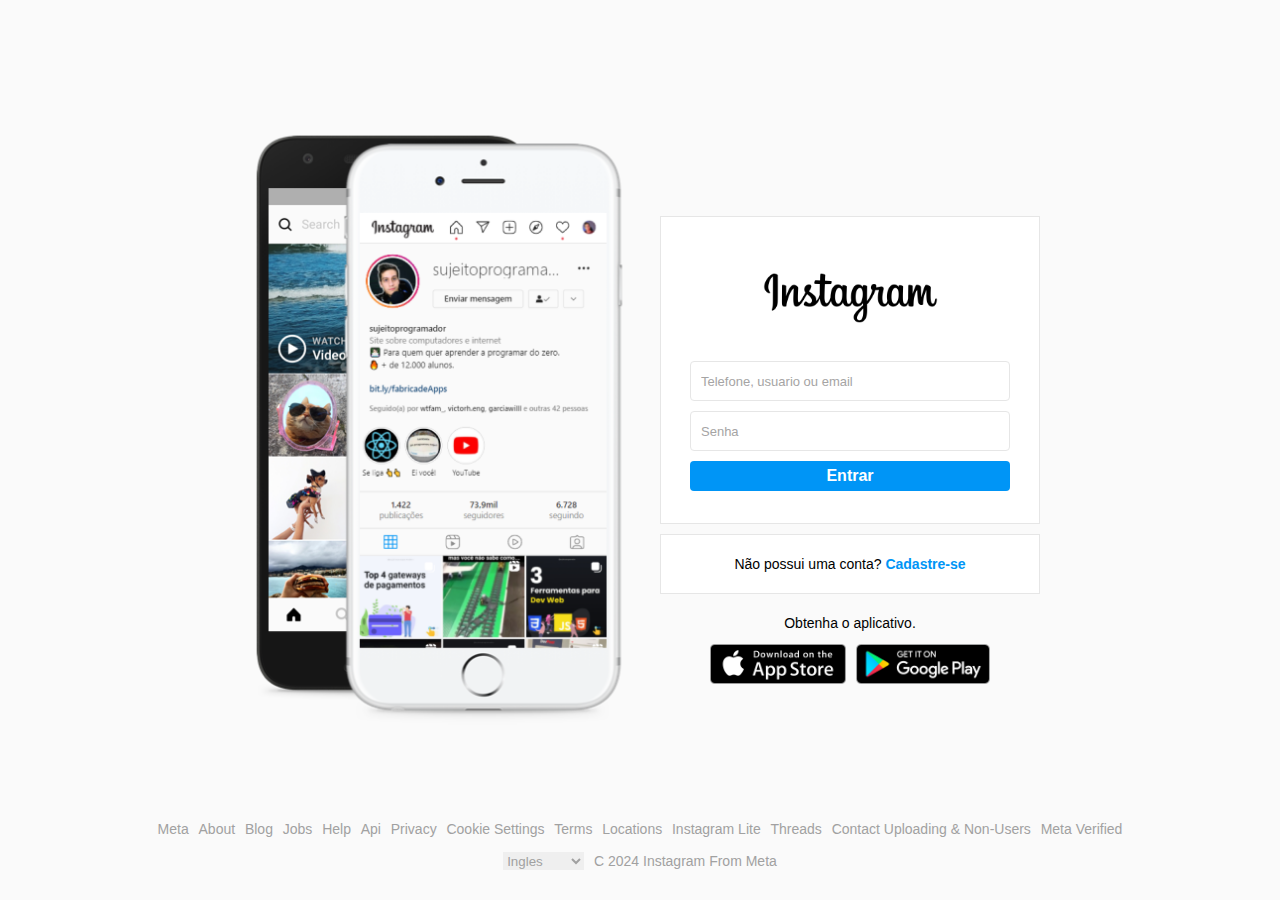
<file: src/index.html>
<!DOCTYPE html>
<html lang="en">
<head>
    <meta charset="UTF-8">
    <meta name="viewport" content="width=device-width, initial-scale=1.0">
    <link rel="stylesheet" href="../styles/styles.css">
    <title>SujeitoGram</title>
</head>
<body>
    <main id="wrapper">
        <section id="container">

            <div class="column left">
                <div class="main"></div>
            </div>

            <div class="column right">
                <div class="login-painel">
                    <div class="logo">
                        <img class="logo-img" src="../images/logoInsta.png" alt="">
                    </div>

                    <form>
                        <input type="text" name="username" placeholder="Telefone, usuario ou email">
                        <input type="password" name="password" placeholder="Senha">

                        <input type="submit" value="Entrar">
                    </form>
                    
                </div>
                <div class="infobox">
                    <p>Não possui uma conta? <a href="signup.html">Cadastre-se</a></p>
                </div>
                <div class="get-app-painel">
                    <p>Obtenha o aplicativo.</p>
                    <div class="app-buttons">
                        <a href="#">
                            <img src="../images/appstore.png" alt="">
                            <img src="../images/googleplay.png" alt="">
                        </a>
                    </div>
                </div>
            </div>

        </section>
        <footer>
            <div class="footer-links">
                <a href="#">meta</a>
                <a href="#">about</a>
                <a href="#">blog</a>
                <a href="#">jobs</a>
                <a href="#">help</a>
                <a href="#">api</a>
                <a href="#">privacy</a>
                <a href="#">cookie settings</a>
                <a href="#">terms</a>
                <a href="#">locations</a>
                <a href="#">instagram lite</a>
                <a href="#">threads</a>
                <a href="#">contact uploading & non-users</a>
                <a href="#">meta verified</a>
            </div>
            <div class="footer-links2">
                <select name="language">
                    <option value="">Ingles</option>
                    <option value="">Portugues</option>
                    <option value="">Espanhol</option>
                    <option value="">Françes</option>
                    <option value="">Italiano</option>
                </select>
                <p>C 2024 Instagram from meta</p>
            </div>
        </footer>
    </main>
</body>
</html>
</file>
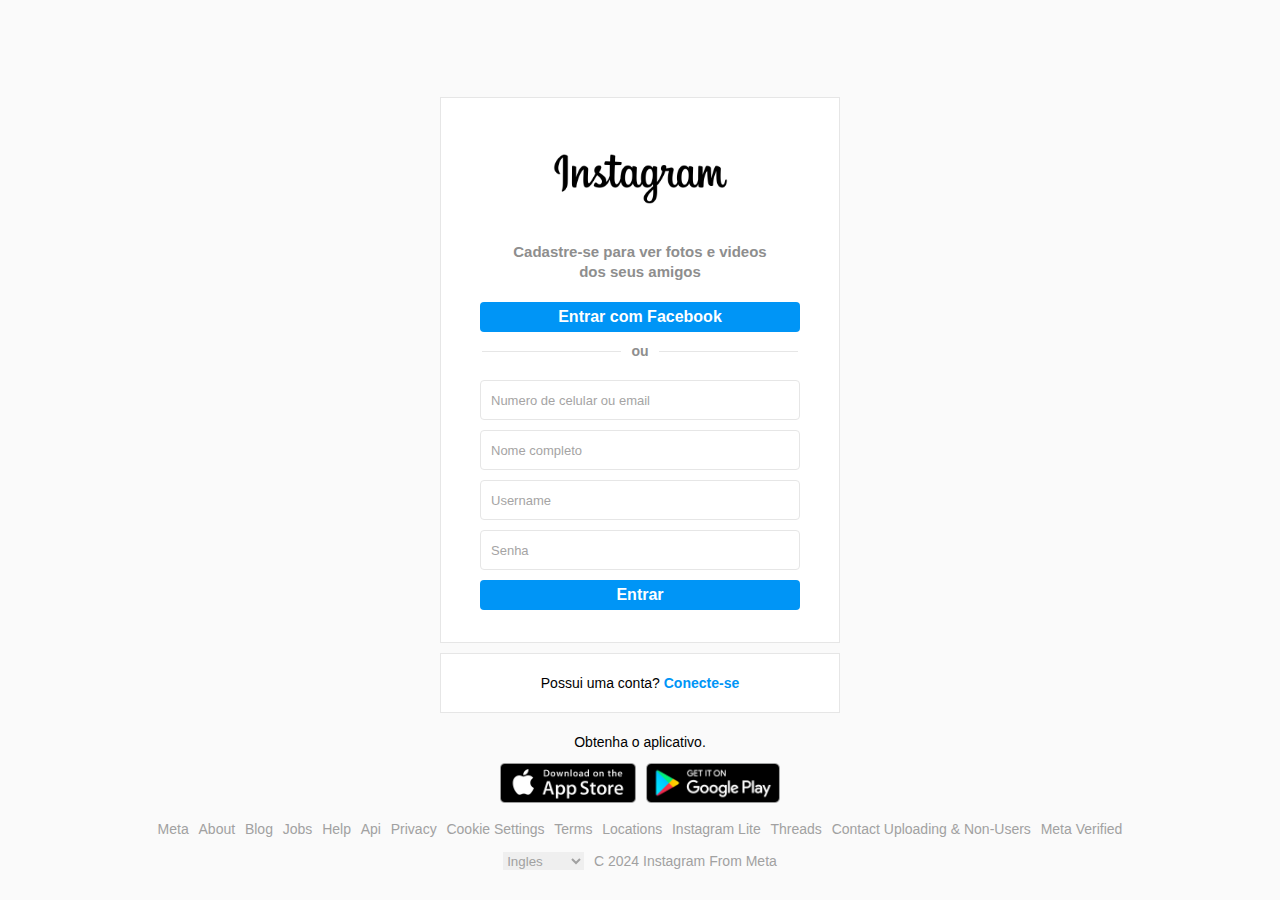
<file: src/signup.html>
<!DOCTYPE html>
<html lang="en">
<head>
    <meta charset="UTF-8">
    <meta name="viewport" content="width=device-width, initial-scale=1.0">
    <link rel="stylesheet" href="../styles/styles.css">
    <title>Cadastre-se</title>
</head>
<body>
    <main id="wrapper">
        <section id="container-signup">

            <div class="column">
                <div class="login-painel">
                    <div class="logo">
                        <img class="logo-img" src="../images/logoInsta.png" alt="">
                    </div>

                    <div class="message">
                        <p>Cadastre-se para ver fotos e videos dos seus amigos</p>
                    </div>

                    <input type="submit" value="Entrar com Facebook">

                    <div class="container-divisor">
                        <div class="line"></div>
                        <p class="divisor-text">ou</p>
                        <div class="line"></div>
                    </div>
                    
                    <form>
                        <input type="text" name="email" placeholder="Numero de celular ou email">
                        <input type="text" name="name" placeholder="Nome completo">
                        <input type="text" name="username" placeholder="Username">
                        <input type="password" name="password" placeholder="Senha">

                        <input type="submit" value="Entrar">
                    </form>
                    
                </div>
                <div class="infobox">
                    <p>Possui uma conta? <a href="index.html">Conecte-se</a></p>
                </div>
                <div class="get-app-painel">
                    <p>Obtenha o aplicativo.</p>
                    <div class="app-buttons">
                        <a href="#">
                            <img src="../images/appstore.png" alt="">
                            <img src="../images/googleplay.png" alt="">
                        </a>
                    </div>
                </div>
            </div>

        </section>
        <footer>
            <div class="footer-links">
                <a href="#">meta</a>
                <a href="#">about</a>
                <a href="#">blog</a>
                <a href="#">jobs</a>
                <a href="#">help</a>
                <a href="#">api</a>
                <a href="#">privacy</a>
                <a href="#">cookie settings</a>
                <a href="#">terms</a>
                <a href="#">locations</a>
                <a href="#">instagram lite</a>
                <a href="#">threads</a>
                <a href="#">contact uploading & non-users</a>
                <a href="#">meta verified</a>
            </div>
            <div class="footer-links2">
                <select name="language">
                    <option value="">Ingles</option>
                    <option value="">Portugues</option>
                    <option value="">Espanhol</option>
                    <option value="">Françes</option>
                    <option value="">Italiano</option>
                </select>
                <p>C 2024 Instagram from meta</p>
            </div>
        </footer>
    </main>
</body>
</html>
</file>
<file: styles/styles.css>
:root {
    --background: #fafafa;
    --white: #ffffff;
    --black: #000000;
    --button-primary: #0095f6;
    --border-primary: #e6e6e6;
}

* {
    margin: 0;
    padding: 0;
    box-sizing: border-box;
}

a {
    text-decoration: none;
    color: var(--button-primary);
}

body {
    background-color: var(--background);
    height: 100%;
    width: 100%;
    font-family: Arial, Helvetica, sans-serif;
    font-size: 14px;
    line-height: 18px;
}

#wrapper {
    height: 100vh;
}

#container {
    margin: 0 auto;
    min-height: 100%;
    width: 800px;
    display: flex;
    align-items: center;
}

.column {
    flex-grow: 1;
    width: 50%;
}

.left {
    background-image: url("../images/main-foto.png");
    background-size: 450px;
    height: 600px;
    background-repeat: no-repeat;
    background-position: center;
    margin-bottom: 50px;
}

.right {
    padding-left: 20px;
}

.login-painel {
    background-color: var(--white);
    border: 1px solid var(--border-primary);
    text-align: center;
    padding: 2rem 0;
}

.logo-img {
    width: 175px;
}

form {
    display: flex;
    flex-direction: column;
    align-items: center;
    justify-content: center;
}

input[type="password"], input[type="text"] {
    background-color: var(--white);
    border: 1px solid var(--border-primary);
    height: 40px;
    border-radius: 4px;
    margin-top: 10px;
    padding: 10px;
    font-size: 13px;
    width: 320px;
}

input[type="password"]::placeholder, input[type="text"]::placeholder {
    color: rgb(165, 164, 164);
}

input[type="password"]:focus, input[type="text"]:focus {
    outline: none;
    border: 1px solid #a1a1a1;
}

input[type="submit"] {
    cursor: pointer;
    width: 320px;
    height: 30px;
    background-color: var(--button-primary);
    color: var(--white);
    border: none;
    font-weight: bold;
    font-size: 16px;
    margin-top: 10px;
    border-radius: 4px;
}

.infobox {
    background-color: var(--white);
    border: 1px solid var(--border-primary);
    height: 60px;
    margin: 10px auto 0;

    display: flex;
    align-items: center;
    justify-content: center;
}

.infobox p a {
    font-weight: bold;
    user-select: none;
}

.infobox p {
    user-select: none;
}

.get-app-painel {
    display: flex;
    flex-direction: column;
    align-items: center;
    justify-content: center;
    margin-top: 20px;
    gap: 12px;
}

.app-buttons a {
    display: flex;
    gap: 10px;
}

.app-buttons img {
    height: 40px;
}

footer {
    display: flex;
    align-items: center;
    flex-direction: column;
    text-transform: capitalize;
    margin-top: -80px;
    height: 50px;
    gap: 1em;
    margin-inline: 1em;
}

.footer-links {
    display: flex;
    gap: 0.7em;
}

.footer-links a {
    color: #a1a1a1;
}

.footer-links a:hover {
    text-decoration: underline;
}

.footer-links2 {
    display: flex;
    gap: 0.7em;
    color: #a1a1a1;
}

select {
    color: #a1a1a1;
    border: none;
    outline: none;
}

#container-signup {
    margin: 0 auto;
    min-height: 100%;
    max-width: 400px;
    display: flex;
    align-items: center;
}

.message {
    margin: 10px 70px;
}

.message p {
    font-size: 15px;
    text-align: center;
    font-weight: bold;
    line-height: 20px;
    color: #8e8e8e;
}

.container-divisor {
    display: flex;
    align-items: center;
    justify-content: center;
    margin-block: 10px;
}

.container-divisor p {
    color: #8e8e8e;
    font-weight: bold;
    margin-inline: 10px;
}

.line {
    height: 1px;
    background-color: var(--border-primary);
    width: 35%;
}

@media (max-width: 850px) {
    .left {
        display: none;
    }

    .right {
        padding-left: 0;
    }

    #container {
        width: 70%;
    }

    .footer-links {
        flex-wrap: wrap;
        justify-content: center;
    }
}

@media (max-width: 560px) {
    #container, #container-signup {
        width: 90%;
    }

    input[type="text"], input[type="password"] {
        width: 85%;
    }

    .message {
        margin-block: 10px;
    }

    .footer-links, .footer-links2 {
        font-size: 10px;
    }

    select {
        font-size: 10px;
    }
}
</file>
